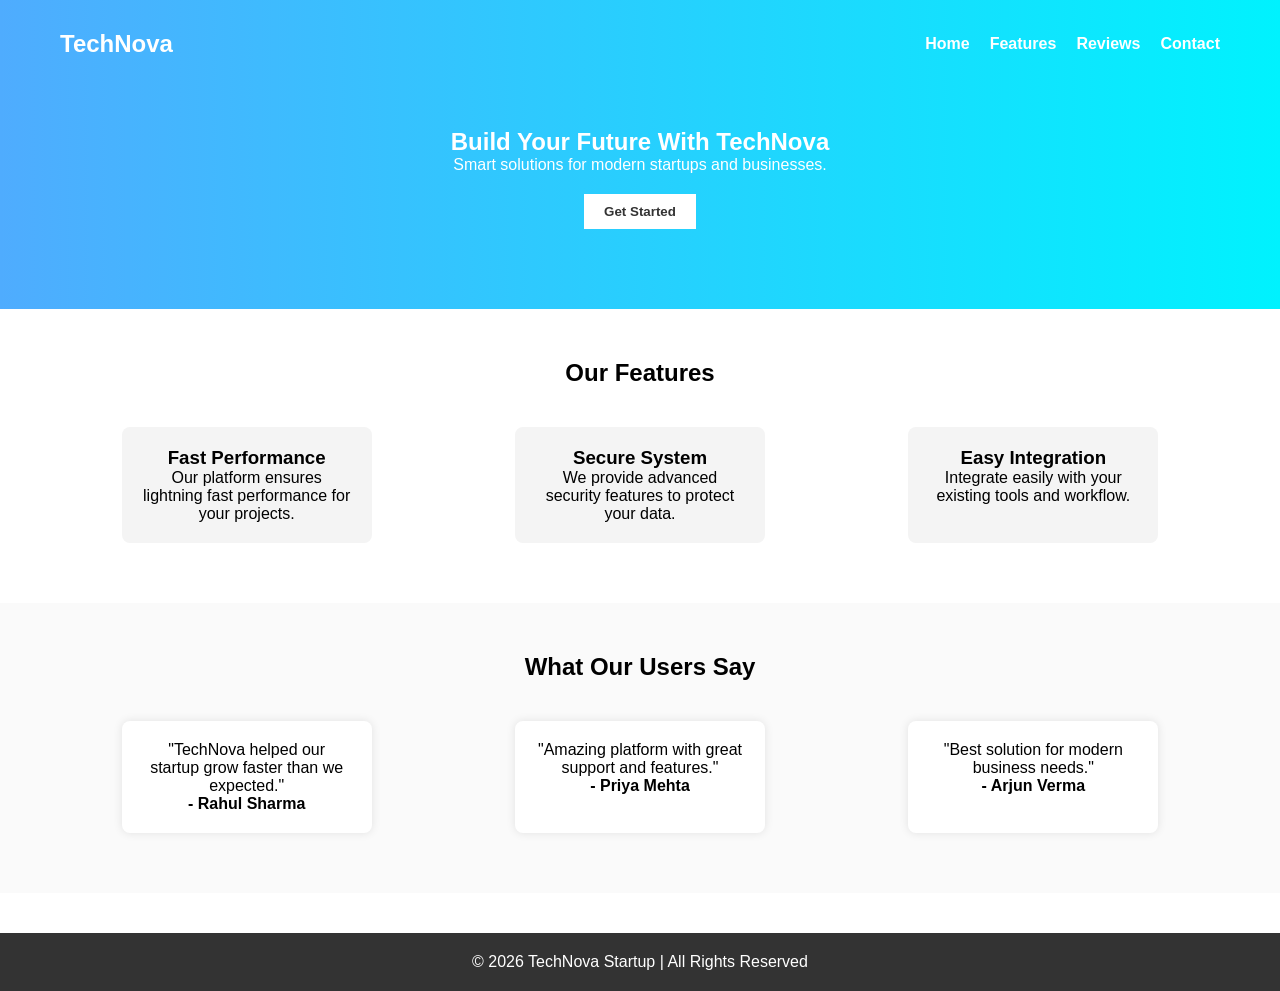
<file: Landing Page/index.html>
<!DOCTYPE html>
<html lang="en">
<head>
<meta charset="UTF-8">
<meta name="viewport" content="width=device-width, initial-scale=1.0">
<title>TechNova - Startup Landing Page</title>
<link rel="stylesheet" href="style.css">
</head>

<body>

<!-- Header -->
<header class="header">
    <nav>
        <h1 class="logo">TechNova</h1>
        <ul class="nav-links">
            <li><a href="#">Home</a></li>
            <li><a href="#">Features</a></li>
            <li><a href="#">Reviews</a></li>
            <li><a href="#">Contact</a></li>
        </ul>
    </nav>

    <div class="hero">
        <h2>Build Your Future With TechNova</h2>
        <p>Smart solutions for modern startups and businesses.</p>
        <button>Get Started</button>
    </div>
</header>


<!-- Features Section -->
<section class="features">
    <h2>Our Features</h2>

    <div class="feature-container">
        <div class="feature-box">
            <h3>Fast Performance</h3>
            <p>Our platform ensures lightning fast performance for your projects.</p>
        </div>

        <div class="feature-box">
            <h3>Secure System</h3>
            <p>We provide advanced security features to protect your data.</p>
        </div>

        <div class="feature-box">
            <h3>Easy Integration</h3>
            <p>Integrate easily with your existing tools and workflow.</p>
        </div>
    </div>
</section>


<!-- Testimonials Section -->
<section class="testimonials">
    <h2>What Our Users Say</h2>

    <div class="testimonial-container">
        <div class="testimonial-box">
            <p>"TechNova helped our startup grow faster than we expected."</p>
            <h4>- Rahul Sharma</h4>
        </div>

        <div class="testimonial-box">
            <p>"Amazing platform with great support and features."</p>
            <h4>- Priya Mehta</h4>
        </div>

        <div class="testimonial-box">
            <p>"Best solution for modern business needs."</p>
            <h4>- Arjun Verma</h4>
        </div>
    </div>
</section>


<!-- Footer -->
<footer class="footer">
    <p>© 2026 TechNova Startup | All Rights Reserved</p>
</footer>

</body>
</html>
</file>
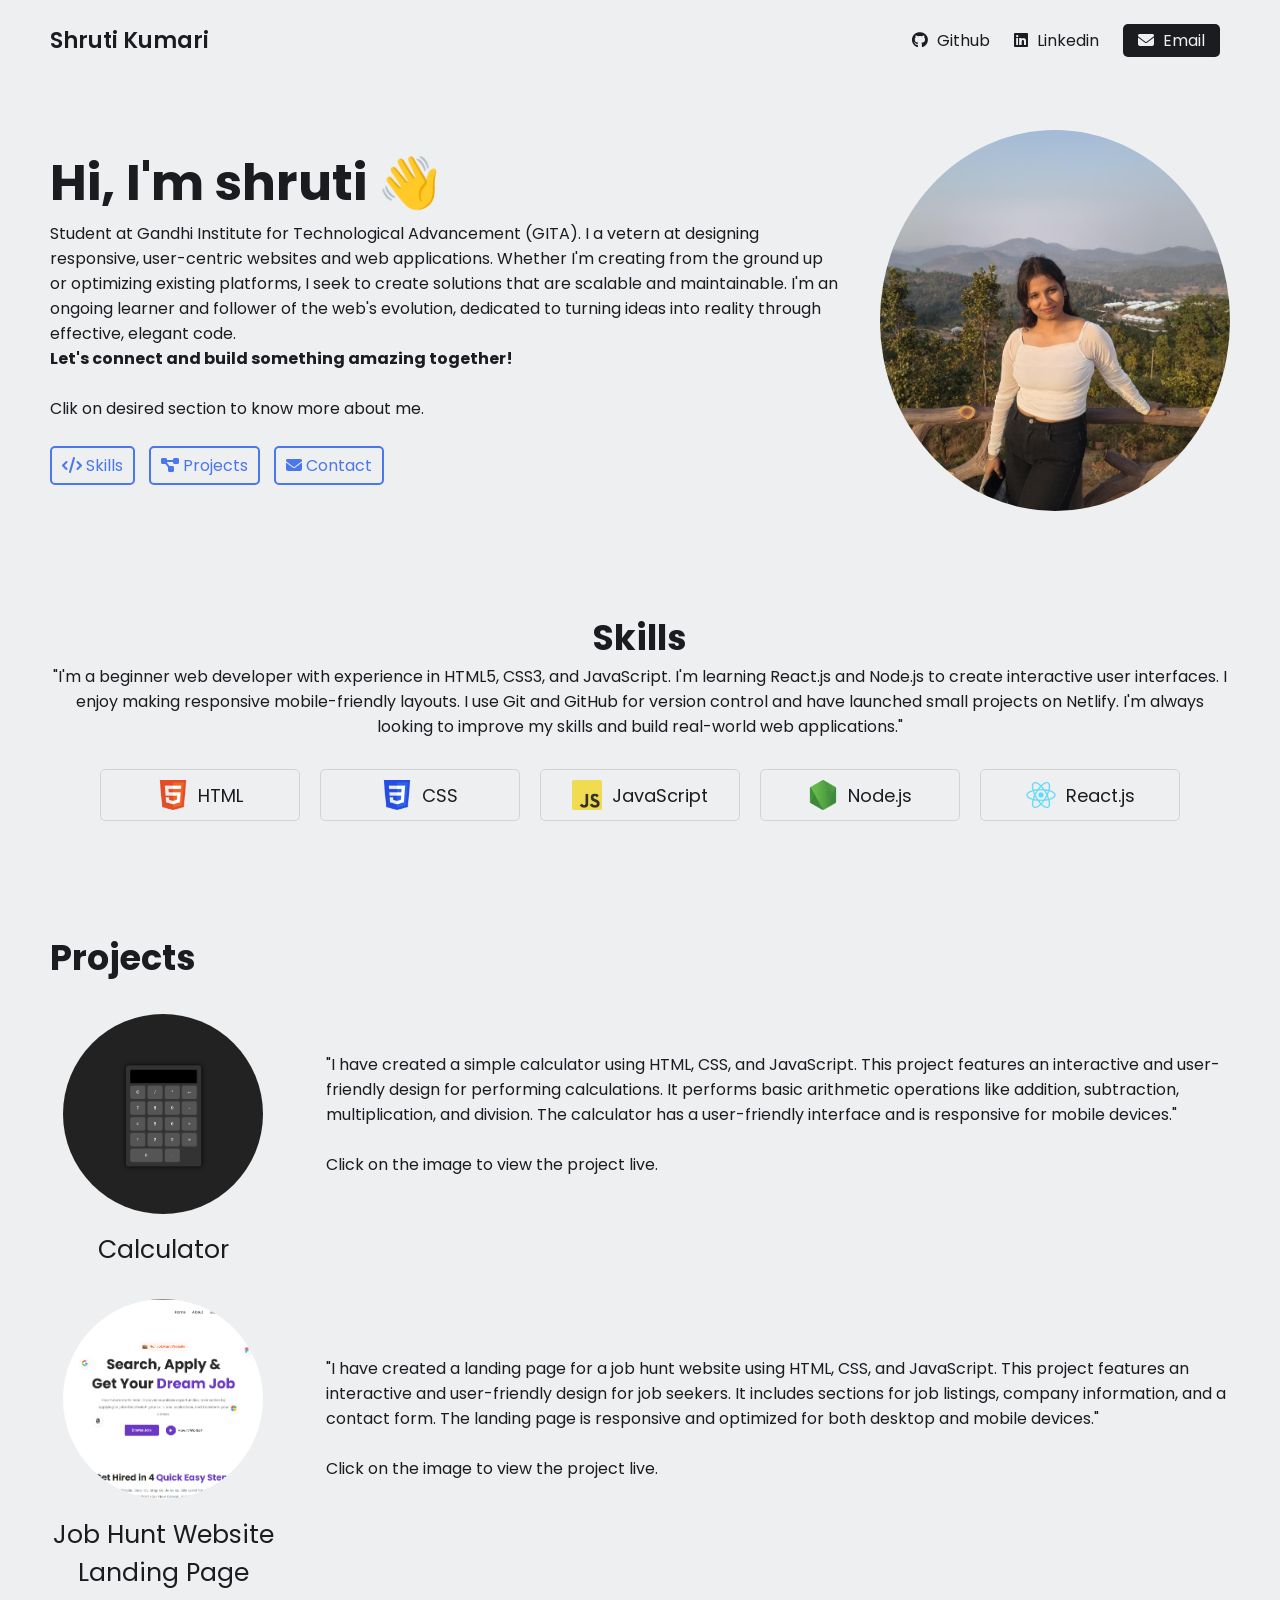
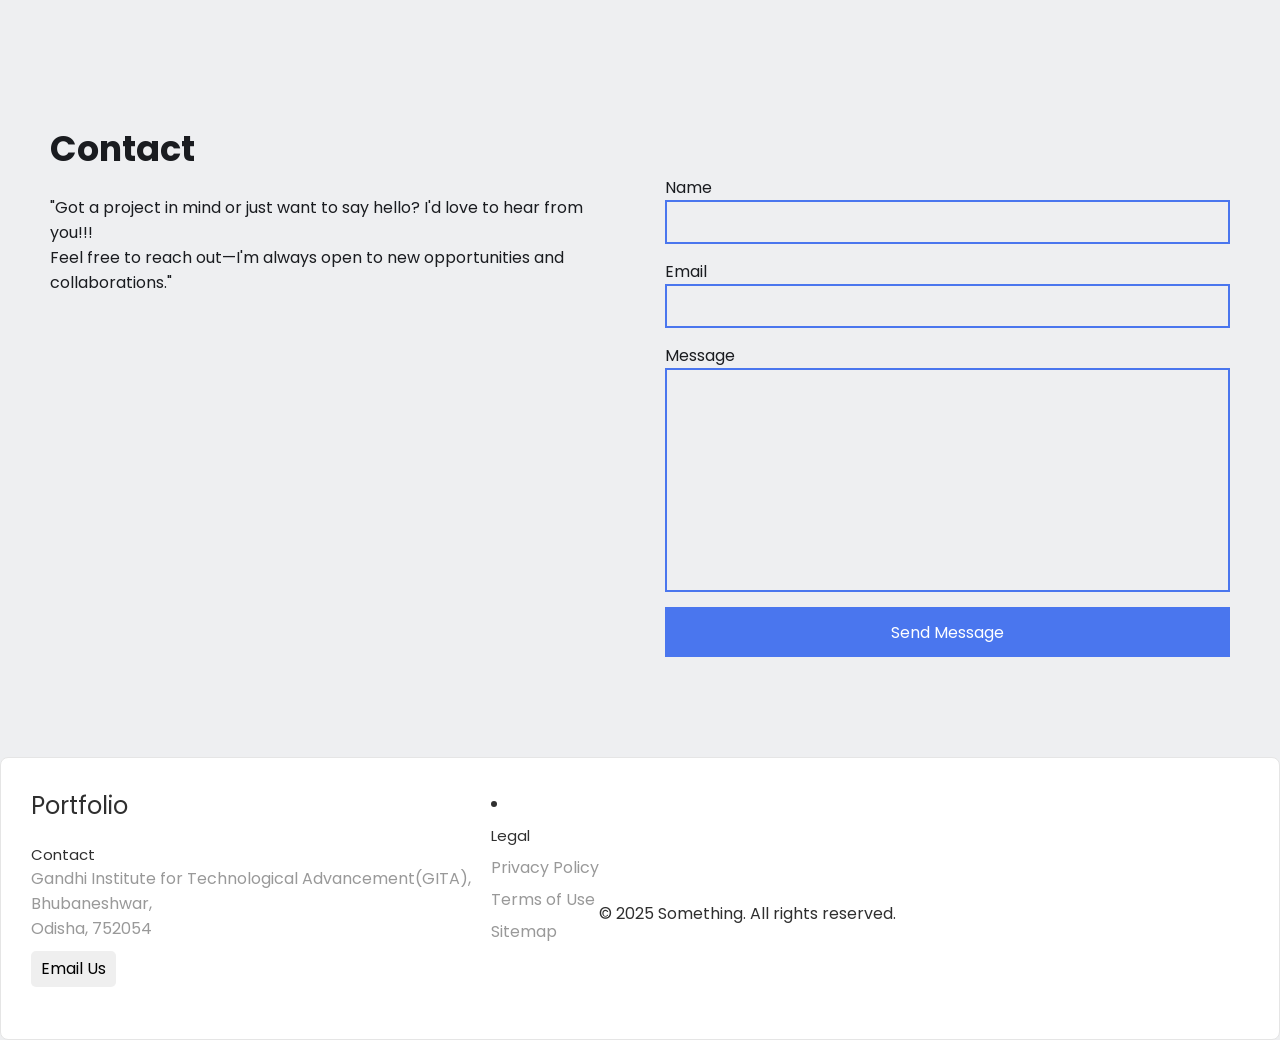
<file: Shruti Portfolio/index.html>
<!DOCTYPE html>
<html lang="en">
<head>
  <meta charset="UTF-8">
  <meta http-equiv="X-UA-Compatible" content="IE=edge">
  <meta name="viewport" content="width=device-width, initial-scale=1.0">

  <link rel="preconnect" href="https://fonts.googleapis.com">
  <link rel="preconnect" href="https://fonts.gstatic.com" crossorigin>
  <link href="https://fonts.googleapis.com/css2?family=Poppins:wght@400;600&display=swap" rel="stylesheet">

  <link rel="stylesheet" href="https://cdnjs.cloudflare.com/ajax/libs/font-awesome/6.4.0/css/all.min.css" integrity="sha512-iecdLmaskl7CVkqkXNQ/ZH/XLlvWZOJyj7Yy7tcenmpD1ypASozpmT/E0iPtmFIB46ZmdtAc9eNBvH0H/ZpiBw==" crossorigin="anonymous" referrerpolicy="no-referrer" />

  <link rel="stylesheet" href="style.css">

  <title>My Portfolio</title>
</head>
<body>
  <!-- NAVBAR -->
  <nav>
    <div class="left">
      <a href="/">Shruti Kumari</a>
    </div>

    <div class="right">
      <a href="http://github.com" target="_blank" rel="noopener noreferrer">
        <i class="fa-brands fa-github"></i>
        <span>Github</span>
      </a>
      
      <a href="http://linkedin.com" target="_blank" rel="noopener noreferrer">
        <i class="fa-brands fa-linkedin"></i>
        <span>Linkedin</span>
      </a>
      
      <a href="mailto:example@gmail.com">
        <i class="fa-solid fa-envelope"></i>
        <span>Email</span>
      </a>
    </div>
  </nav>

  <main>
    <!-- SECTION 1: Hero -->
      <section class="hero-section">
      <div class="text">
        <h2>Hi, I'm shruti 👋</h2>
        <p>
         Student at Gandhi Institute for Technological Advancement (GITA). I a vetern at designing responsive, user-centric websites and web applications. Whether I'm creating from the ground up or optimizing existing platforms, I seek to create solutions that are scalable and maintainable. I'm an ongoing learner and follower of the web's evolution, dedicated to turning ideas into reality through effective, elegant code.
         <br>
          <strong>Let's connect and build something amazing together!</strong>
          <br>
          <br>
          Clik on desired section to know more about me.

        </p>
        <div class="links">
          <a href="#skills">
            <i class="fa-solid fa-code"></i>
            <span>Skills</span>
          </a>
          
          <a href="#projects">
            <i class="fa-solid fa-diagram-project"></i>
            <span>Projects</span>
          </a>

          <!-- <a href="#resume">
            <i class="fa-regular fa-file"></i>
            <span>Resume</span>
          </a>
           -->
          <a href="#contact">
            <i class="fa-solid fa-envelope"></i>
            <span>Contact</span>
          </a>
        </div>
      </div>

      <div class="headshot">
        <img src="image.png" alt="hero-image">
      </div>
     </section>

    <!-- SECTION 2: Skills -->
    <section id="skills" class="skills-section">
      <h2>Skills</h2>
      <div class="text">
       "I'm a beginner web developer with experience in HTML5, CSS3, and JavaScript. I'm learning React.js and Node.js to create interactive user interfaces. I enjoy making responsive mobile-friendly layouts. I use Git and GitHub for version control and have launched small projects on Netlify. I'm always looking to improve my skills and build real-world web applications."
      </div>
      <div class="cells">
        <div class="cell">
          <img src="html-logo.webp" alt="html logo">
          <span>HTML</span>
        </div>
        
        <div class="cell">
          <img src="css-logo.webp" alt="css logo">
          <span>CSS</span>
        </div>
        
        <div class="cell">
          <img src="javascript-logo.webp" alt="javascript logo">
          <span>JavaScript</span>
        </div>
        
        <div class="cell">
          <img src="node-logo.webp" alt="node logo">
          <span>Node.js</span>
        </div>
        
        <div class="cell">
          <img src="react-logo.webp" alt="react logo">
          <span>React.js</span>
        </div>
      </div>
    </section>

    <!-- SECTION 3: Projects Section Starts-->
    <section id="projects" class="project-section">
      <h2>Projects</h2>
      <div class="group">
        <div class="person-details">
          <a href="https://project-calulator.netlify.app/" target="_blank"><img  src="calculator.png" alt="calculator project image"></a>
          <p class="calculator-text">Calculator</p>
        </div>

        <div class="text">
          "I have created a simple calculator using HTML, CSS, and JavaScript. This project features an interactive and user-friendly design for performing calculations. It performs basic arithmetic operations like addition, subtraction, multiplication, and division. The calculator has a user-friendly interface and is responsive for mobile devices."
          <br>
          <br>
          Click on the image to view the project live.
        </div>
      </div>
      <div class="group">
        <div class="person-details">
          <a href="https://job-hunt8864.netlify.app/" target="_blank"><img  src="landing page.png" alt="landing page project image"></a>
          <p class="calculator-text">Job Hunt Website Landing Page</p>
        </div>

        <div class="text">
          "I have created a landing page for a job hunt website using HTML, CSS, and JavaScript. This project features an interactive and user-friendly design for job seekers. It includes sections for job listings, company information, and a contact form. The landing page is responsive and optimized for both desktop and mobile devices."
          <br>
          <br>
          Click on the image to view the project live.
        </div>
      </div>
    </section>
    <!-- SECTION 3: Project Section Ends -->


    <!-- SECTION 4: Contact Section Starts -->
    <section id="contact" class="contact-section">
      <h2>Contact</h2>

      <div class="group">
        <div class="text">
          "Got a project in mind or just want to say hello? I'd love to hear from you!!! <br>
          Feel free to reach out—I'm always open to new opportunities and collaborations."
        </div>

        <form>
          <label for="name">Name</label>
          <input type="text" id="name">

          <label for="email">Email</label>
          <input type="email" id="email">

          <label for="message">Message</label>
          <textarea id="message" cols="30" rows="10"></textarea>

          <button type="submit">Send Message</button>
        </form>
      </div>
    </section>
    <!-- SECTION 4: Contact Section Ends -->
  </main>
      <!-- Footer Start -->  
       <footer class="footer">
            <div class="footer__addr">
              <h1 class="footer__logo">Portfolio</h1>
                  
              <h2>Contact</h2>
              
              <address>
                Gandhi Institute for Technological Advancement(GITA),<br>
                Bhubaneshwar,<br>
                Odisha, 752054 <br>
                <a class="footer__btn" href="mailto:example@gmail.com"> Email Us</a>
                
              </address>
            </div>
            
              </li>
              <li class="nav__item">
                <h2 class="nav__title">Legal</h2>
                
                <ul class="nav__ul">
                  <li>
                    <a href="/" target="_blank">Privacy Policy</a>
                  </li>
                  
                  <li>
                    <a href="/" target="_blank">Terms of Use</a>
                  </li>
                  
                  <li>
                    <a href="/" target="_blank">Sitemap</a>
                  </li>
                </ul>
              </li>
            </ul>
            <div class="legal">

              <p>&copy; 2025 Something. All rights reserved.</p>
              
            </div>
        </footer>
        <!-- Footer End -->
</body>
</html>
</file>
<file: Landing Page/style.css>
*{
margin:0;
padding:0;
box-sizing:border-box;
font-family:Arial, sans-serif;
}

.header{
background:linear-gradient(to right,#4facfe,#00f2fe);
color:white;
padding:20px;
text-align:center;
}

nav{
display:flex;
justify-content:space-between;
align-items:center;
padding:10px 40px;
}

.logo{
font-size:24px;
font-weight:bold;
}

.nav-links{
display:flex;
list-style:none;
}

.nav-links li{
margin-left:20px;
}

.nav-links a{
text-decoration:none;
color:white;
font-weight:bold;
}

.hero{
padding:60px 20px;
}

.hero button{
padding:10px 20px;
margin-top:20px;
border:none;
background:white;
color:#333;
font-weight:bold;
cursor:pointer;
}

/* Features */

.features{
padding:50px;
text-align:center;
}

.feature-container{
display:flex;
justify-content:space-around;
flex-wrap:wrap;
margin-top:30px;
}

.feature-box{
background:#f4f4f4;
padding:20px;
margin:10px;
width:250px;
border-radius:8px;
}

/* Testimonials */

.testimonials{
background:#fafafa;
padding:50px;
text-align:center;
}

.testimonial-container{
display:flex;
justify-content:space-around;
flex-wrap:wrap;
margin-top:30px;
}

.testimonial-box{
background:white;
padding:20px;
width:250px;
margin:10px;
border-radius:8px;
box-shadow:0 0 10px rgba(0,0,0,0.1);
}

/* Footer */

.footer{
background:#333;
color:white;
text-align:center;
padding:20px;
margin-top:40px;
}


/* Responsive Design */

@media(max-width:768px){

nav{
flex-direction:column;
}

.nav-links{
flex-direction:column;
margin-top:10px;
}

.feature-container{
flex-direction:column;
align-items:center;
}

.testimonial-container{
flex-direction:column;
align-items:center;
}

}
</file>
<file: Shruti Portfolio/style.css>
:root {
  --text-color: #1a1c20;
  --link-color: #4a76ee;
  --background-color: #eeeff1;
}

* {
  margin: 0;
  padding: 0;
  box-sizing: border-box;
}

html {
  scroll-behavior: smooth;
}

body {
  font-family: 'Poppins', sans-serif;
  color: var(--text-color);
  background-color: var(--background-color);
  max-width: 1400px;
  margin: 0 auto;
}

a {
  color: var(--link-color);
  text-decoration: none;
}
/* NAVBAR */
nav {
  display: flex;
  justify-content: space-between;
  align-items: center;

  padding: 0 50px;
  height: 80px;
}

nav .left a {
  color: var(--text-color);
  font-size: 22px;
  font-weight: 600;
}

nav .right a {
  color: var(--text-color);
  margin: 0 10px;
}

nav .right a:last-child {
  color: var(--background-color);
  background-color: var(--text-color);
  padding: 5px 15px;
  border-radius: 5px;
}

nav .right a span {
  margin-left: 5px;
}

/* SECTION 1: Hero */

.hero-section {
  display: flex;
  justify-content: space-between;
  align-items: center;
  padding: 0 50px;
  margin: 50px 0;
  margin-bottom: 100px;
  gap: 40px;
}

.hero-section .text {
  flex: 5;
}

.hero-section .text h2 {
  font-size: 50px;
}

.hero-section .text .links {
  margin-top: 25px;
}

.hero-section .text .links a {
  display: inline-block;
  padding: 5px 10px;
  border: 2px solid var(--link-color);
  border-radius: 5px;
  margin-right: 10px;
  margin-bottom: 10px;
  transition: .1s;
}

.hero-section .text .links a:hover {
  color: var(--text-color);
  border: 2px solid var(--text-color);
}

.hero-section .headshot {
  flex: 2;
  display: flex;
  justify-content: right;
}

.hero-section .headshot img {
  width: 350px;
  border-radius: 50%;
}

/* SECTION 2: Skills */
.skills-section {
  padding: 0 50px;
  margin-bottom: 100px;
}

.skills-section h2 {
  text-align: center;
  font-size: 35px;
}

.skills-section .text {
  text-align: center;
  margin-bottom: 20px;
}

.skills-section .cells {
  display: flex;
  justify-content: center;
  flex-wrap: wrap;
}

.skills-section .cells .cell {
  display: flex;
  justify-content: center;
  align-items: center;
  gap: 10px;

  width: 200px;
  padding: 10px 20px;
  margin: 10px;
  border: 1.5px solid #d3d3d3;
  border-radius: 5px;
}

.skills-section .cells .cell img {
  width: 30px;
  height: 30px;
  object-fit: contain;
  border-radius: 2px;
}

.skills-section .cells .cell span {
  font-size: 18px;
}

/* SECTION 3: project */
.project-section {
  padding: 0 50px;
  margin-bottom: 100px;
}

.project-section h2 {
  font-size: 35px;
  margin-bottom: 30px;
}

.project-section .group {
  display: flex;
  align-items: center;
  gap: 50px;
}

.project-section .group .person-details {
  text-align: center;
  flex: 2;
}

.project-section .group .person-details img {
  width: 200px;
  aspect-ratio: 1 / 1;
  object-fit: cover;
  border-radius: 50%;
  margin-bottom: 10px;
}

.calculator-text {
  font-size: 25px;
  font-weight: 600;
  color: var(--text-color);
  margin-bottom: 30px;
  font-weight: bolder;
}

.project-section .group .person-details p {
  font-weight: 600;
}

.project-section .group .person-details p:last-child {
  font-weight: normal;
}

.project-section .group .text {
  flex: 8;
  margin-bottom: 85px;
}

/* SECTION 4: Resume */
.resume-section {
  display: flex;
  justify-content: space-between;
  align-items: center;
  padding: 0 50px;
  margin: 50px 0;
  margin-bottom: 45px;
  gap: 40px;
}

.resume-section .text {
  flex: 5;
}

.resume-section .text h2 {
  font-size: 30px;
  margin-bottom: 15px;
}

.resume-section .resume-image {
  flex: 2;
  display: flex;
  justify-content: right;
}

.resume-section .resume-image img {
  width: 350px;
  border-radius: 3%;
}

.resume{
  font-size: 20px;
  font-weight: 600;
  color: white;
  margin-left: 50px;
  background-color: rgb(197, 57, 57);
  padding: 5px 15px;
  border-radius: 5px;

}
.resume:hover {
  background-color: rgba(139, 41, 41, 0.8);
  transition: .3s;
}

/* SECTION 5: Contact */
.contact-section {
  padding: 0 50px;
  margin-bottom: 100px;
  margin-top: 100px;
}

.contact-section h2 {
  font-size: 35px;
}

.contact-section .group {
  display: flex;
  gap: 50px;
}

.contact-section .group .text {
  flex: 3;
  margin-top: 20px;
}

.contact-section .group form {
  flex: 3;
  display: flex;
  flex-direction: column;
}

.contact-section .group form input,
.contact-section .group form textarea {
  font-family: 'Poppins', sans-serif;
  border: 2px solid var(--link-color);
  background-color: transparent;
  padding: 10px;
  margin-bottom: 15px;
  outline: none;
  resize: none;
}

.contact-section .group form button {
  font-size: 16px;
  font-family: 'Poppins', sans-serif;
  color: #fff;
  background-color: var(--link-color);
  border: none;
  height: 50px;
  cursor: pointer;
  transition: .1s;
}

.contact-section .group form button:hover {
  filter: brightness(.9);
}
/* Footer start */
.footer {
  display: flex;
  flex-flow: row wrap;
  padding: 30px 30px 20px 30px;
  color: #2f2f2f;
  background-color: #fff;
  border: 1px solid #e5e5e5;
  border-radius: 8px;
}
  
.footer__addr {
  margin-right: 1.25em;
  margin-bottom: 2em;
}

.footer__logo {
  font-family: poppins, sans-serif;
  font-weight: 400;
  font-size: 1.5rem;
}

.footer__addr h2 {
  margin-top: 1.3em;
  font-size: 15px;
  font-weight: 400;
}

.nav__title {
  font-weight: 400;
  font-size: 15px;
  margin-right: 40px;
}

.footer address {
  font-style: normal;
  color: #999;
}


.footer__btn {
  display: flex;
  align-items: center;
  justify-content: center;
  height: 36px;
  max-width: max-content;
  background-color: rgb(33, 33, 33, 0.07);
  border: 1px solid #999;
  border-radius: 5px;
  border: none;
  padding: 10px;
  color: black;
  margin-top: 10px;
  margin-right: 7px;
  cursor: pointer;
}
.footer__btn:hover {
  background-color: black;
  color: #999;
  transition: 0.3s;
}


.footer ul {
  list-style: none;
  padding-left: 0;
}

.footer li {
  line-height: 2em;
}

.footer a {
  text-decoration: none;
}

.footer__nav {
  display: flex;
	flex-flow: row wrap;
}

.footer__nav  {
  flex: 1 50%;
  margin-right: 1.25em;
}

.nav__ul a {
  color: #999;
}
.legal {
  display: flex;
  flex-flow: row wrap;
  align-items: center;
  justify-content: space-between;
  margin-top: 1.25em;
}
/* footer end */

@media (max-width: 850px) {
  /* SECTION 1: Hero */
  .hero-section .text h2 {
    font-size: 35px;
  }
}

@media (max-width: 740px) {
  /* SECTION 1: Hero */
  .hero-section {
    flex-direction: column-reverse;
  }

  .hero-section .headshot img {
    width: 300px;
  }

  /* SECTION 3: project */
  .project-section {
    text-align: center;
  }

  .project-section .group {
    flex-direction: column;
  }

  /* SECTION 4: Resume */
  
  .resume-section {
    flex-direction: column-reverse;
  }

  .resume-section .resume-image img {
    width: 300px;
  }

  /* SECTION 5: Contact */
  .contact-section .group {
    flex-direction: column;
  }
}

@media (max-width: 600px) {
  /* NAVBAR */
  nav {
    padding: 0 20px;
  }

  nav .right a {
    font-size: 22px;
  }

  nav .right a:last-child {
    color: var(--text-color);
    background-color: transparent;
    padding: 0;
  }

  nav .right a span {
    display: none;
  }

  /* SECTION 1: Hero */
  .hero-section {
    padding: 0 20px;
  }

  .hero-section .text h2 {
    font-size: 30px;
  }

  .headshot img{
    justify-content: center;
  }

  /* SECTION 2: Skills */
  .skills-section {
    padding: 0 20px;
  }

  .skills-section .cells .cell span {
    font-size: 16px;
  }

  /* SECTION 3: project */
  .project-section {
    padding: 0 20px;
  }

  /* SECTION 4: Resume */

  .resume-section .text h2 {
    font-size: 30px;
  }

  .resume-section {
    padding: 0 20px;
  }

  .resume{
    margin-left: 20px;
  
  }

  .resume-image {
    justify-content: center;
  }

  /* SECTION 5: Contact */
  .contact-section {
    padding: 0 20px;
  }
  @media screen and (min-width: 24.375em) {
  .legal .legal__links {
    margin-left: auto;
  }
}

/* Footer Section */
@media screen and (min-width: 40.375em) {
  .footer__nav > * {
    flex: 1;
  }
  
  .nav__item--extra {
    flex-grow: 2;
  }
  
  .footer__addr {
    flex: 1 0px;
  }
  
  .footer__nav {
    flex: 2 0px;
  }
}@media screen and (min-width: 24.375em) {
  .legal .legal__links {
    margin-left: auto;
  }
}

@media screen and (min-width: 40.375em) {
  .footer__nav > * {
    flex: 1;
  }
  
  .nav__item--extra {
    flex-grow: 2;
  }
  
  .footer__addr {
    flex: 1 0px;
  }
  
  .footer__nav {
    flex: 2 0px;
  }
}
}
</file>
